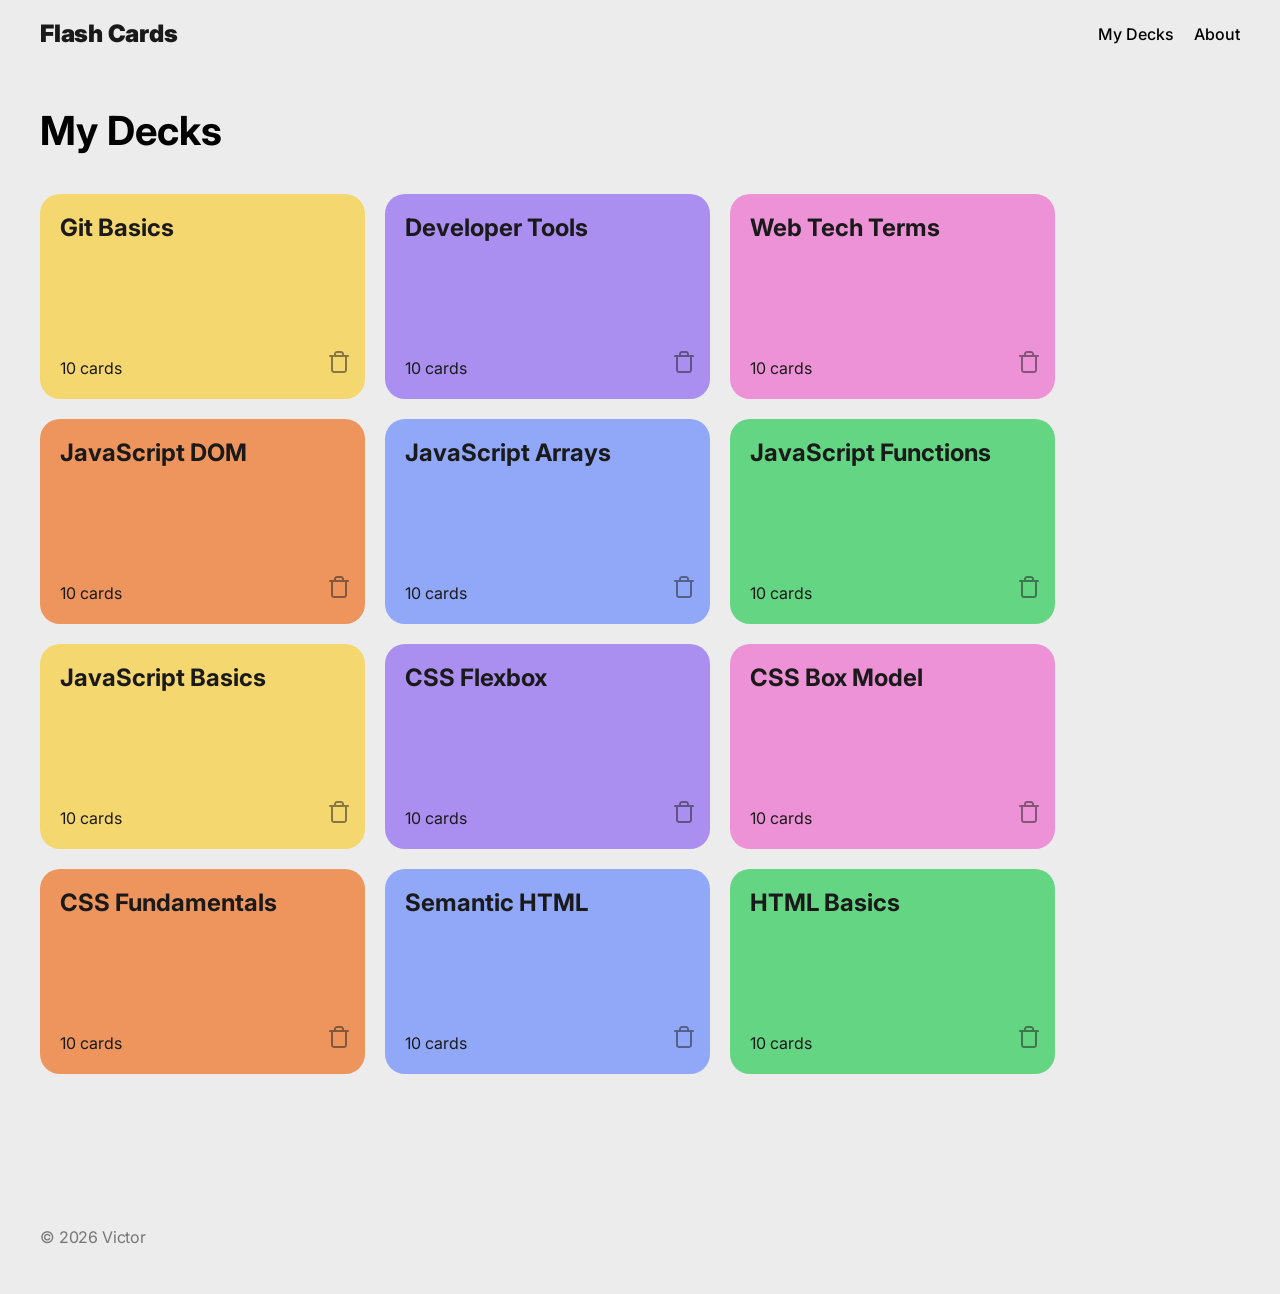
<file: index.html>
<!doctype html>
<html lang="en">
  <head>
    <meta charset="UTF-8" />
    <meta name="viewport" content="width=device-width, initial-scale=1.0" />

    <title>StudyStack - Flashcards & Study Aid</title>
    <meta name="author" content="Victor" />
    <meta
      name="description"
      content="an application made to be used as a study aid for the purpose of studying material using flahscards and other learning materialsStudyStack is a free tool for building and reviewing digital flashcards, designed to help students study more efficiently and retain material longer."
    />
    <meta
      name="keywords"
      content="study aids, flashcards, learning materials, studying"
    />
    <link rel="icon" href="favicon.ico" type="image/x-icon" />
    <link rel="stylesheet" href="assets/vendor/normalize.css" />
    <link rel="stylesheet" href="assets/css/style.css" />

    <link rel="preconnect" href="https://fonts.googleapis.com" />
    <link rel="preconnect" href="https://fonts.gstatic.com" crossorigin />
    <link
      href="https://fonts.googleapis.com/css2?family=Inter:ital,opsz,wght@0,14..32,100..900;1,14..32,100..900&display=swap"
      rel="stylesheet"
    />
  </head>
  <body class="page">
    <header class="header">
      <h1 class="header__title">
        <a class="header__link" href="#home">Flash Cards</a>
      </h1>
      <nav class="nav">
        <ul class="nav__links">
          <li><a class="nav__link" href="#home">My Decks</a></li>
          <li><a class="nav__link" href="#about">About</a></li>
        </ul>
      </nav>
    </header>
    <main class="page__main-content">
      <section class="decks" id="home">
        <h2 class="decks__title">My Decks</h2>
        <ul class="decks__list">
          <template id="deck-template">
            <li class="deck deck_color_green">
              <a href="#" class="deck__link"></a>
              <h3 class="deck__title"></h3>
              <div class="deck__row">
                <span class="deck__count"></span>
                <button
                  class="deck__delete-btn"
                  type="button"
                  aria-label="delete this deck"
                >
                  <img
                    src="./assets/images/delete.svg"
                    alt="delete deck button"
                  />
                </button>
              </div>
            </li>
          </template>
        </ul>
      </section>
      <section id="not-found" class="not-found" hidden>
        <h2 class="not-found__status-code">404</h2>
        <p class="not-found__text">Sorry, nothing found!</p>
      </section>
      <section id="about" hidden>
        <h2>About</h2>
        <p>
          StudyStack is a study aid for building and reviewing digital
          flashcards.
        </p>
      </section>
      <section id="carousel" class="carousel" hidden>
        <h2 class="carousel__title">HTML Tags Deck &middot; 1/10</h2>
        <div class="carousel__row">
          <button
            type="button"
            aria-label="Go to previous card in deck"
            class="carousel__btn carousel__btn_type_left carousel__btn_disabled"
          ></button>
          <div class="carousel__card">
            <p class="carousel__card-text">&lt;body&gt;&lt;/body&gt;</p>
          </div>
          <button
            type="button"
            aria-label="Go to next card in deck"
            class="carousel__btn carousel__btn_type_right"
          ></button>
        </div>
        <button
          type="button"
          aria-label="flip card"
          class="carousel__btn carousel__btn_type_flip"
        ></button>
      </section>
    </main>
    <footer class="footer">
      <p class="footer__text">&copy; 2026 Victor</p>
    </footer>
    <script type="module" src="./assets/js/index.js"></script>
  </body>
</html>
</file>
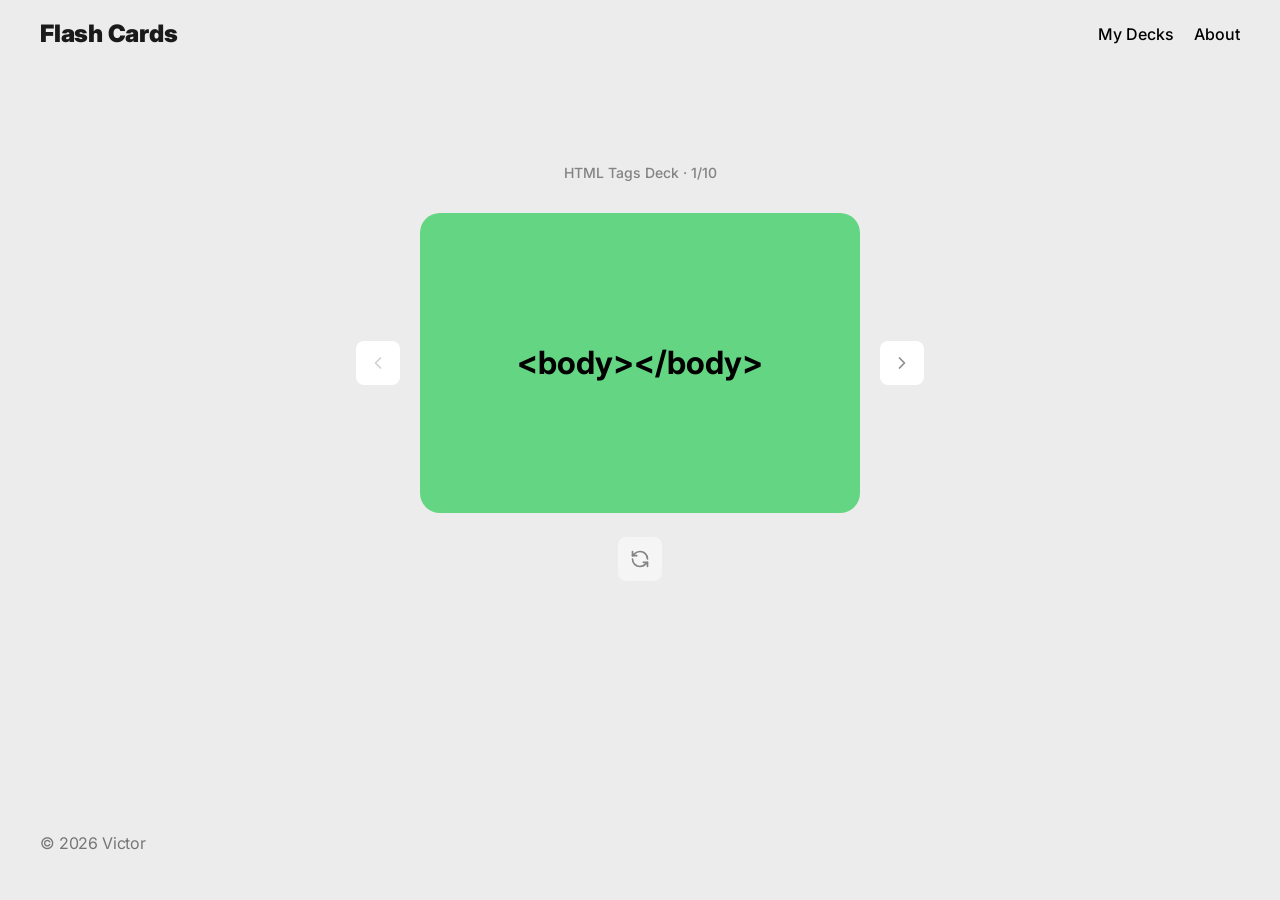
<file: carousel.html>
<!DOCTYPE html>
<html lang="en">
  <head>
    <meta charset="UTF-8" />
    <meta name="viewport" content="width=device-width, initial-scale=1.0" />

    <title>StudyStack - Flashcards & Study Aid</title>
    <meta name="author" content="Victor" />
    <meta
      name="description"
      content="an application made to be used as a study aid for the purpose of studying material using flahscards and other learning materialsStudyStack is a free tool for building and reviewing digital flashcards, designed to help students study more efficiently and retain material longer."
      />
      <meta
      name="keywords"
      content="study aids, flashcards, learning materials, studying"
      />
      <link
      rel="icon"
      href="favicon.ico"
      type="image/x-icon"
    />

    <link rel="stylesheet" href="assets/vendor/normalize.css" />
    <link rel="stylesheet" href="assets/css/style.css" />
    <link rel="icon" href="favicon.ico" type="image/x-icon" />

    <link rel="preconnect" href="https://fonts.googleapis.com" />
    <link rel="preconnect" href="https://fonts.gstatic.com" crossorigin />
    <link
      href="https://fonts.googleapis.com/css2?family=Inter:ital,opsz,wght@0,14..32,100..900;1,14..32,100..900&display=swap"
      rel="stylesheet"
    />
  </head>
  <body class="page">
    <header class="header">
      <h1 class="header__title">
        <a class="header__link" href="#">Flash Cards</a>
      </h1>
      <nav class="nav">
        <ul class="nav__links">
          <li><a class="nav__link" href="#">My Decks</a></li>
          <li><a class="nav__link" href="#">About</a></li>
        </ul>
      </nav>
    </header>
    <main class="page__main-content page__main-content_location_carousel">
      <section id="carousel" class="carousel">
        <h2 class="carousel__title">HTML Tags Deck &middot; 1/10</h2>
          <div class="carousel__row">
          <button
            type="button"
            aria-label="Go to previous card in deck"
            class="carousel__btn carousel__btn_type_left carousel__btn_disabled"
          ></button>
          <div class="carousel__card">
          <p class="carousel__card-text">&lt;body&gt;&lt;/body&gt;</p>
          </div>
          <button
            type="button"
            aria-label="Go to next card in deck"
            class="carousel__btn carousel__btn_type_right"
          ></button>
          </div>
          <button
            type="button"
            aria-label="flip card"
            class="carousel__btn carousel__btn_type_flip"
          ></button>
      </section>
    </main>
    <footer class="footer"
    <p class="footer__text">&copy; 2026 Victor</p>
  </footer>
  </body>
</html>
</file>
<file: assets/css/style.css>
.page {
  background-color: #ececec;
  font-family: "Inter", sans-serif;
  padding: 20px 40px;
  padding-bottom: 32px;
  max-width: 1440px;
  margin: 0 auto;
  flex-direction: column;
  min-height: 100vh;
  box-sizing: border-box;
  display: flex;
}

.page__main-content {
  margin-top: 60px;
  flex-grow: 1;
  margin-bottom: 138px;
}

[hidden] {
  display: none !important;
}

.page__main-content_location_carousel {
  margin-top: 106px;
  display: flex;
  justify-content: center;
}

.header {
  display: flex;
  justify-content: space-between;
  align-items: center;
}

.header__title {
  font-weight: 900;
  font-size: 24px;
  letter-spacing: -0.24px;
  color: #1a1a1a;
  margin: 0;
}

.header__link {
  color: inherit;
  text-decoration: none;
  font-weight: 900;
  font-size: 24px;
  letter-spacing: -0.24px;
}

.header__link:hover {
  text-decoration: underline;
}

.nav__links {
  display: flex;
  gap: 20px;
  margin: 0;
  padding: 0;
  list-style: none;
}

.nav__link {
  color: inherit;
  text-decoration: none;
  font-weight: 500;
  font-size: 16px;
}

.nav__link:hover {
  text-decoration: underline;
}

.footer {
  font-weight: 400;
  font-size: 16px;
  letter-spacing: -0.16px;
  color: #00000080;
  margin: 0;
}

.decks {
  display: flex;
  flex-direction: column;
}

.decks__title {
  font-weight: 700;
  font-size: 40px;
  margin-bottom: 40px;
  margin-top: 0;
}

.decks__list {
  font-size: 24px;
  font-weight: 700;
  line-height: 1.2;
  display: flex;
  flex-wrap: wrap;
  gap: 20px;
  padding: 0;
  margin: 0;
  list-style: none;
}

.decks__new-deck-item {
  width: 100%;
  max-width: 325px;
}

.decks__new-deck-btn {
  font-weight: 700;
  font-size: 24px;
  line-height: 1.2;
  color: #1a1a1a80;
  background-color: #d9d9d9;
  border: none;
  border-radius: 20px;
  cursor: pointer;
  width: 100%;
  height: 205px;
  padding: 20px;
  box-sizing: border-box;
  display: flex;
  align-items: flex-start;
  text-align: left;
}

.decks__new-deck-btn:hover {
  background-color: #c5c5c5;
  color: #1a1a1a;
}

.deck {
  font-family: Inter, Arial, Helvetica, sans-serif;
  color: #1a1a1a;
  line-height: 1;
  font-weight: 700;
  font-size: 32px;
  width: 100%;
  max-width: 325px;
  height: 205px;
  padding: 20px;
  display: flex;
  justify-content: space-between;
  flex-direction: column;
  justify-content: space-between;
  border-radius: 20px;
  box-sizing: border-box;
  position: relative;
}

.deck_color_green {
  background-color: #64d583;
}

.deck_color_blue {
  background-color: #91a8f9;
}

.deck_color_pink {
  background-color: #ee92d7;
}

.deck_color_purple {
  background-color: #aa8ef0;
}

.deck_color_orange {
  background-color: #ee955e;
}

.deck_color_yellow {
  background-color: #f5d770;
}
.deck__title {
  font-size: 24px;
  font-weight: 700;
  line-height: 1.2;
  text-align: left;
  margin: 0;
}

.deck__row {
  display: flex;
  justify-content: space-between;
  width: 100%;
  align-items: baseline;
}
.deck__count {
  font-weight: 400;
  font-size: 16px;
  line-height: 1.2;
}
.deck__link {
  position: absolute;
  inset: 0;
  z-index: 1;
}

.deck__delete-btn {
  height: 24px;
  width: 24px;
  background-color: transparent;
  border: none;
  opacity: 0.5;
  cursor: pointer;
  z-index: 2;
}

.deck__delete-btn:hover {
  opacity: 1;
}

.carousel {
  padding-bottom: 100px;
  display: flex;
  flex-direction: column;
  align-items: center;
}

.carousel__title {
  font-weight: 500;
  font-size: 14px;
  color: #1a1a1a80;
  margin-bottom: 32px;
  text-align: center;
}

.carousel__card {
  width: 440px;
  height: 300px;
  background-color: #64d583;
  padding: 20px;
  display: flex;
  align-items: center;
  box-sizing: border-box;
  justify-content: center;
  border-radius: 20px;
}

.carousel__card_color_green {
  background-color: #64d583;
}

.carousel__card_color_blue {
  background-color: #91a8f9;
}

.carousel__card_color_pink {
  background-color: #ee92d7;
}

.carousel__card_color_purple {
  background-color: #aa8ef0;
}

.carousel__card_color_orange {
  background-color: #ee955e;
}

.carousel__card_color_yellow {
  background-color: #f5d770;
}

.carousel__card_color_white {
  background-color: #fff;
}

.carousel__card-text {
  font-family: Inter, Arial, Helvetica, sans-serif;
  font-weight: 700;
  font-size: 32px;
  display: flex;
}

.carousel__row {
  display: flex;
  align-items: center;
  gap: 20px;
}

.carousel__btn {
  background-color: #fff;
  width: 44px;
  height: 44px;
  border-radius: 8px;
  background-repeat: no-repeat;
  background-position: center;
  border: none;
  cursor: pointer;
}

.carousel__btn_type_left::before {
  content: "";
  display: block;
  width: 100%;
  height: 100%;
  background-image: url("../images/left.svg");
  background-size: 20px 20px;
  background-repeat: no-repeat;
  background-position: center;
  opacity: 50%;
}

.carousel__btn_type_right::before {
  content: "";
  display: block;
  width: 100%;
  height: 100%;
  background-image: url("../images/right.svg");
  background-size: 20px 20px;
  background-repeat: no-repeat;
  background-position: center;
  opacity: 50%;
}

.carousel__btn_type_flip {
  background-image: url("../images/flip.svg");
  background-size: 20px 20px;
  background-position: center;
  background-repeat: no-repeat;
  opacity: 50%;
  margin-top: 24px;
}

.carousel__btn:hover::before {
  opacity: 100%;
}

.carousel__btn_type_flip:hover {
  opacity: 100%;
}

.carousel__btn_disabled::before {
  opacity: 20%;
}

.carousel__btn_disabled:hover::before {
  opacity: 20%;
  cursor: default;
}

.not-found {
  display: flex;
  flex-direction: column;
  justify-content: center;
  align-items: center;
  padding-top: 100px;
}
</file>
